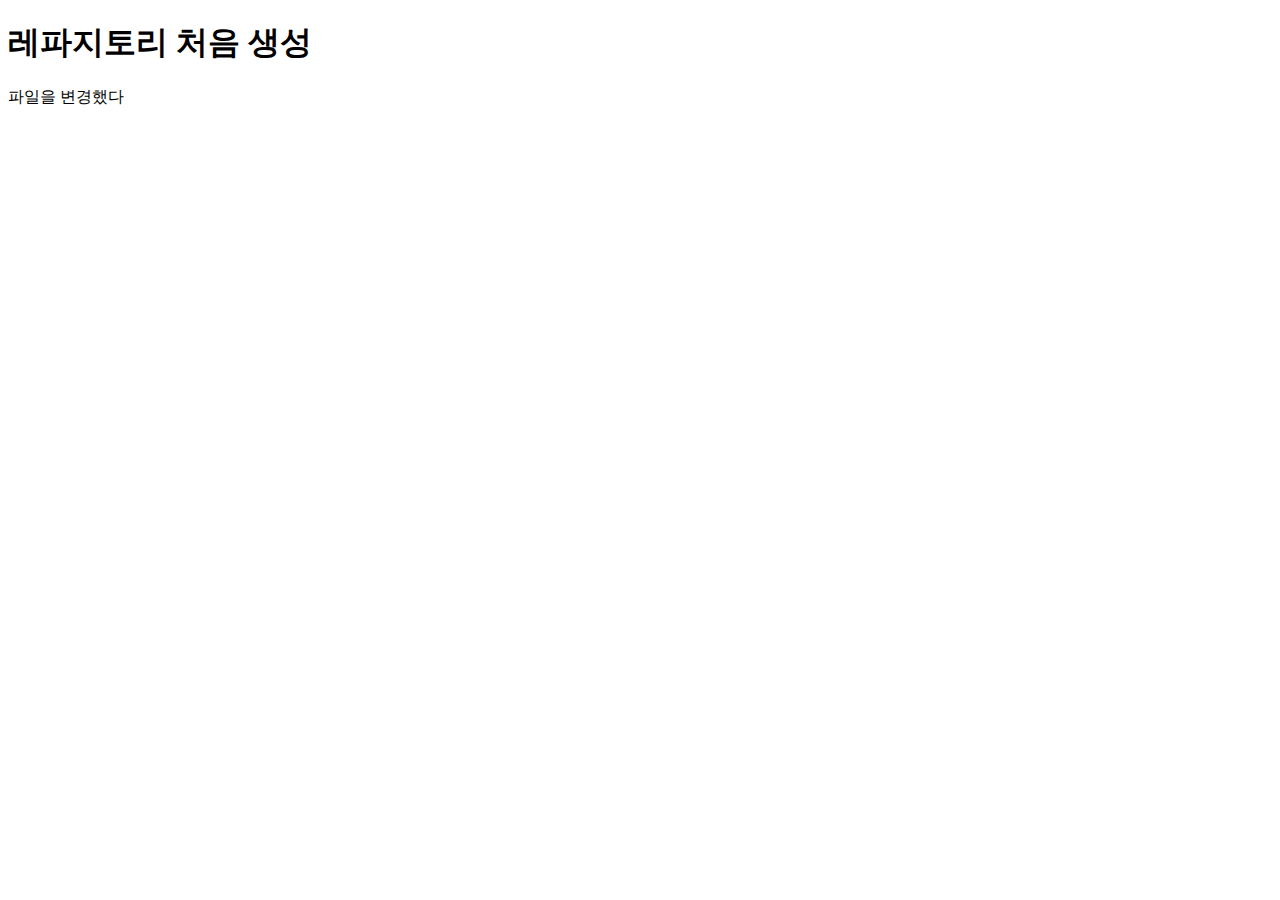
<file: index.html>
<!DOCTYPE html>
<html lang="ko">
<head>
    <meta charset="UTF-8">
    <meta name="viewport" content="width=device-width, initial-scale=1.0">
    <title>깃 연습</title>
</head>
<body>
    <h1>레파지토리 처음 생성</h1>
    <p>파일을 변경했다</p>
</body>
</html>
</file>
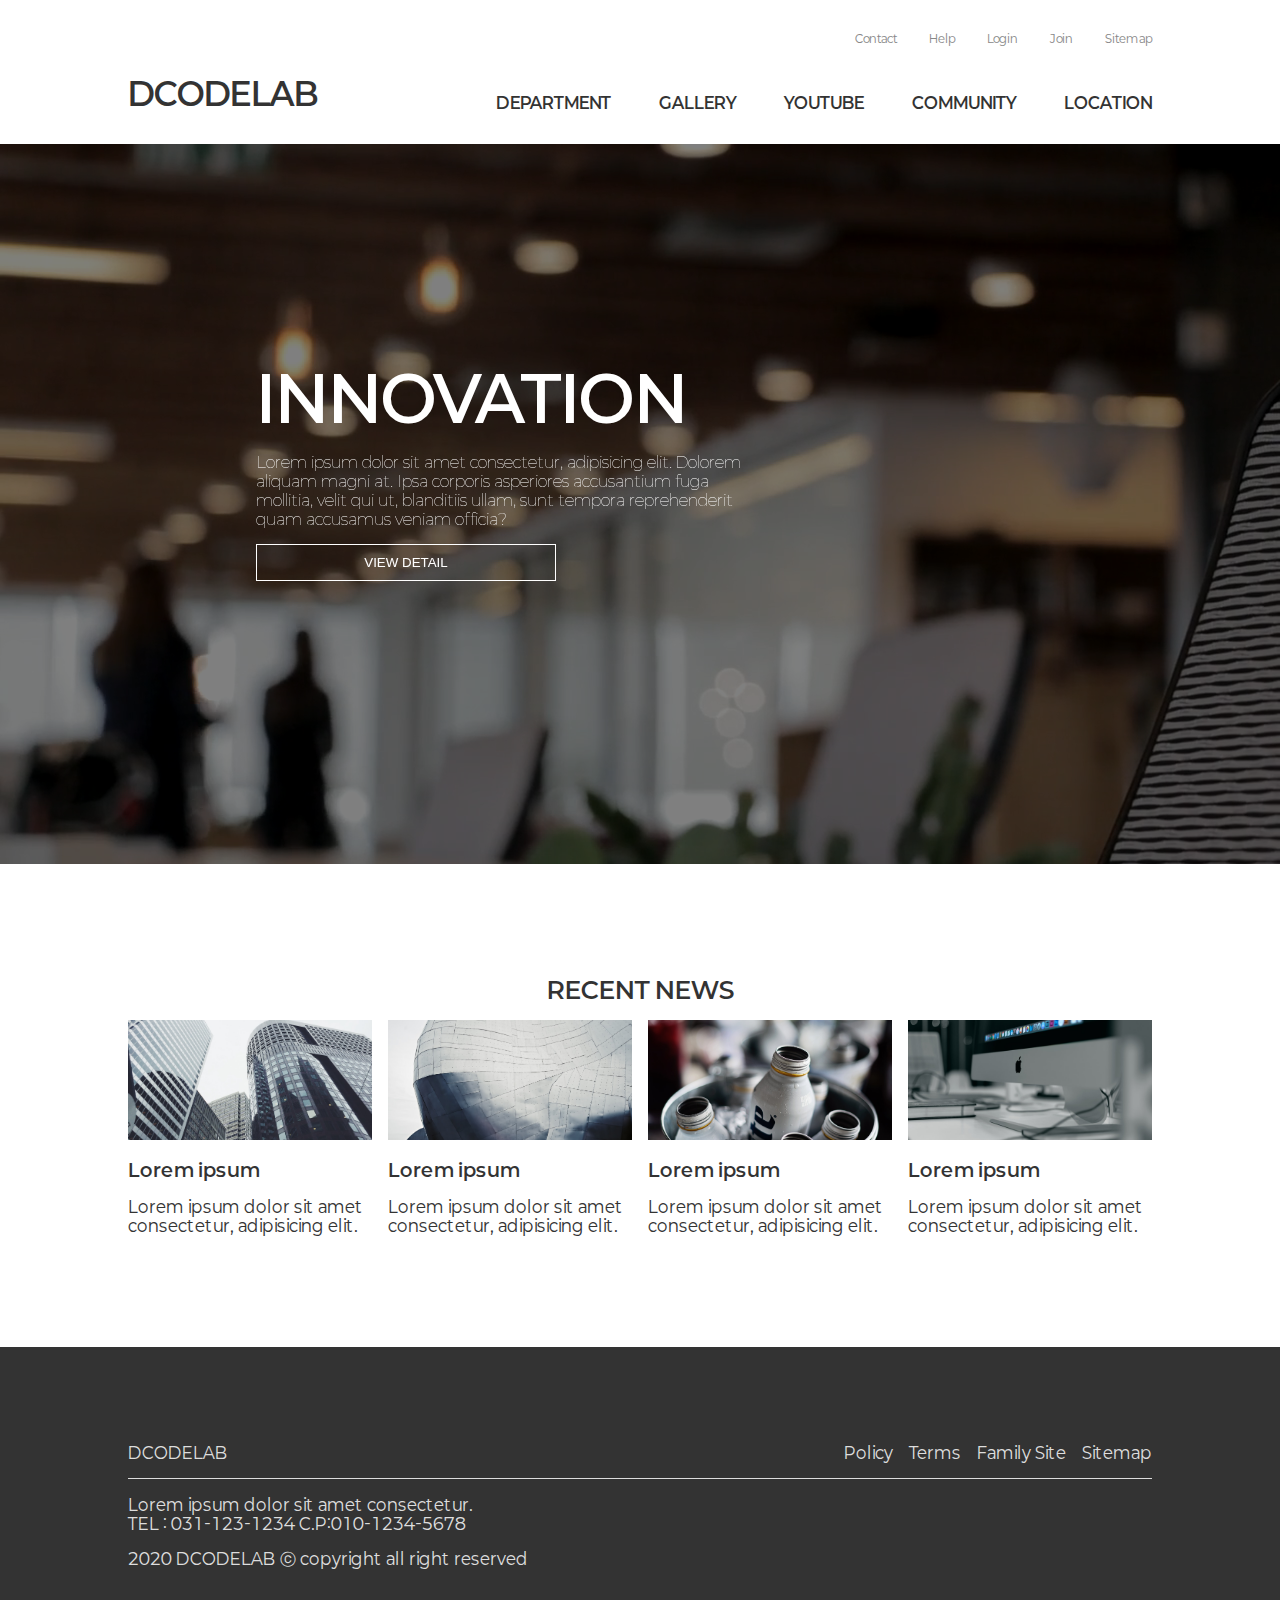
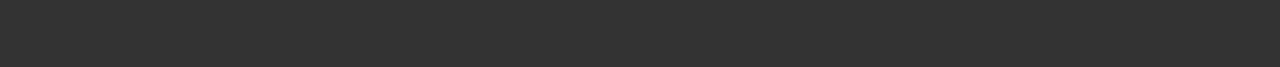
<file: blog_style/index.html>
<!DOCTYPE html>
<html lang="ko">
  <head>
    <meta charset="UTF-8" />
    <meta name="viewport" content="width=device-width, initial-scale=1.0" />
    <link rel="icon" href="./images/favicon.ico" type="image/x-icon" />
	<link rel="stylesheet" href="./css/reset.css">
	<link rel="stylesheet" href="./css/style.css">
	<link rel="stylesheet" href="./css/fonts.css">
    <title>기업형 사이트</title>
  </head>
  <body>
    <header>
      <h1>DCODELAB</h1>
      <nav>
        <ul class="top">
          <li><a href="#">Contact</a></li>
          <li><a href="#">Help</a></li>
          <li><a href="#">Login</a></li>
          <li><a href="#">Join</a></li>
          <li><a href="#">Sitemap</a></li>
        </ul>
        <ul class="main">
          <li><a href="#">DEPARTMENT</a></li>
          <li><a href="#">GALLERY</a></li>
          <li><a href="#">YOUTUBE</a></li>
          <li><a href="#">COMMUNITY</a></li>
          <li><a href="#">LOCATION</a></li>
        </ul>
      </nav>
    </header>
    <section id="banner">
      <video src="./images/visual.mp4" autoplay muted loop></video>
      <div class="title">
        <h2>INNOVATION</h2>
        <p>
          Lorem ipsum dolor sit amet consectetur, adipisicing elit. Dolorem
          aliquam magni at. Ipsa corporis asperiores accusantium fuga mollitia,
          velit qui ut, blanditiis ullam, sunt tempora reprehenderit quam
          accusamus veniam officia?
        </p>
        <button>VIEW DETAIL</button>
      </div>
    </section>
    <section id="news">
      <h2>RECENT NEWS</h2>
      <ul>
        <li>
          <img src="./images/news1.jpg" alt="뉴스1" />
          <h3>Lorem ipsum</h3>
          <p>
            Lorem ipsum dolor sit amet consectetur, adipisicing elit.
          </p>
        </li>
        <li>
          <img src="./images/news2.jpg" alt="뉴스2" />
          <h3>Lorem ipsum</h3>
          <p>
            Lorem ipsum dolor sit amet consectetur, adipisicing elit.
          </p>
        </li>
        <li>
          <img src="./images/news3.jpg" alt="뉴스3" />
          <h3>Lorem ipsum</h3>
          <p>
            Lorem ipsum dolor sit amet consectetur, adipisicing elit.
          </p>
        </li>
        <li>
          <img src="./images/news4.jpg" alt="뉴스4" />
          <h3>Lorem ipsum</h3>
          <p>
            Lorem ipsum dolor sit amet consectetur, adipisicing elit.
          </p>
        </li>
      </ul>
    </section>
    <footer>
		<div class="contents">
			<p class="f-logo">DCODELAB</p>
			<ul class="f-menu">
				<li><a href="">Policy</a></li>
				<li><a href="">Terms</a></li>
				<li><a href="">Family Site</a></li>
				<li><a href="">Sitemap</a></li>
			</ul>
		</div>
		<div class="copyright">
			<p>Lorem ipsum dolor sit amet consectetur.</p>
			<p>TEL : 031-123-1234 C.P:010-1234-5678</p>
			<p>2020 DCODELAB ⓒ copyright all right reserved</p>
		</div>
	</footer>
  </body>
</html>
</file>
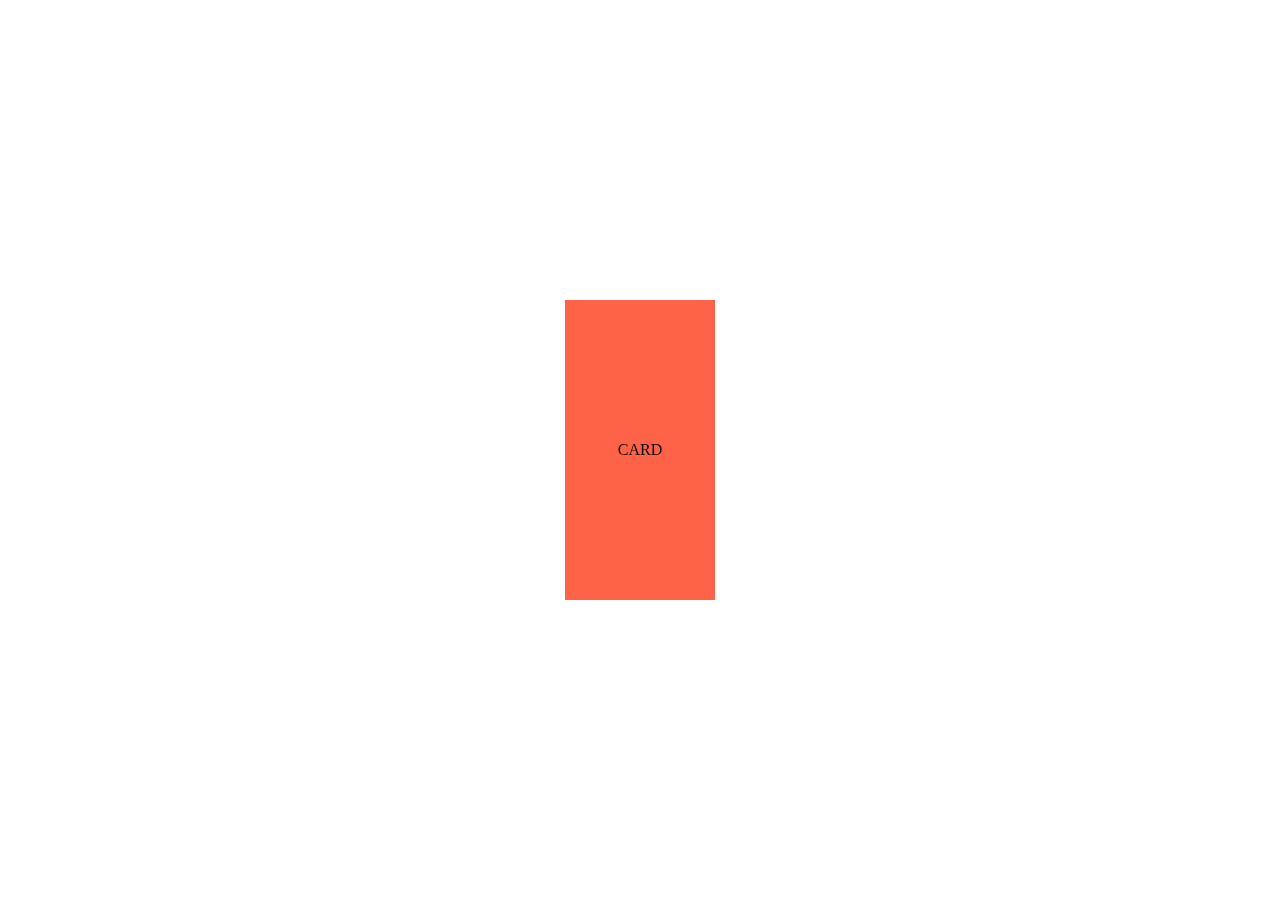
<file: animation/card.html>
<!DOCTYPE html>
<html lang="ko">
<head>
    <meta charset="UTF-8">
    <meta name="viewport" content="width=], initial-scale=1.0">
    <title>card</title>
    <style>
        *{margin: 0; padding: 0;}
        body{
            height: 100vh;
            perspective: 800px;
        }
        .container{
            height: 100vh;
            transform-style: preserve-3d;
        }
        .card{
            width: 150px;
            height: 300px;
            background-color: tomato;
            justify-content: center;
            display: flex;
            align-items: center;
            position: absolute;
            left: 50%;
            top: 50%;
            transform: translate(-50%,-50%);
            transition: all 0.5s;
            backface-visibility: hidden;
            
            /* backface-visibility: visible; 뒤가 비쳐 보임 */
            
        }
        .card:hover{transform: translate(-50%,-50%) rotateY(180deg);}
    </style>
</head>
<body>
    <div class="container">
    <div class="card">CARD</div>
</div>
</body>
</html>
</file>
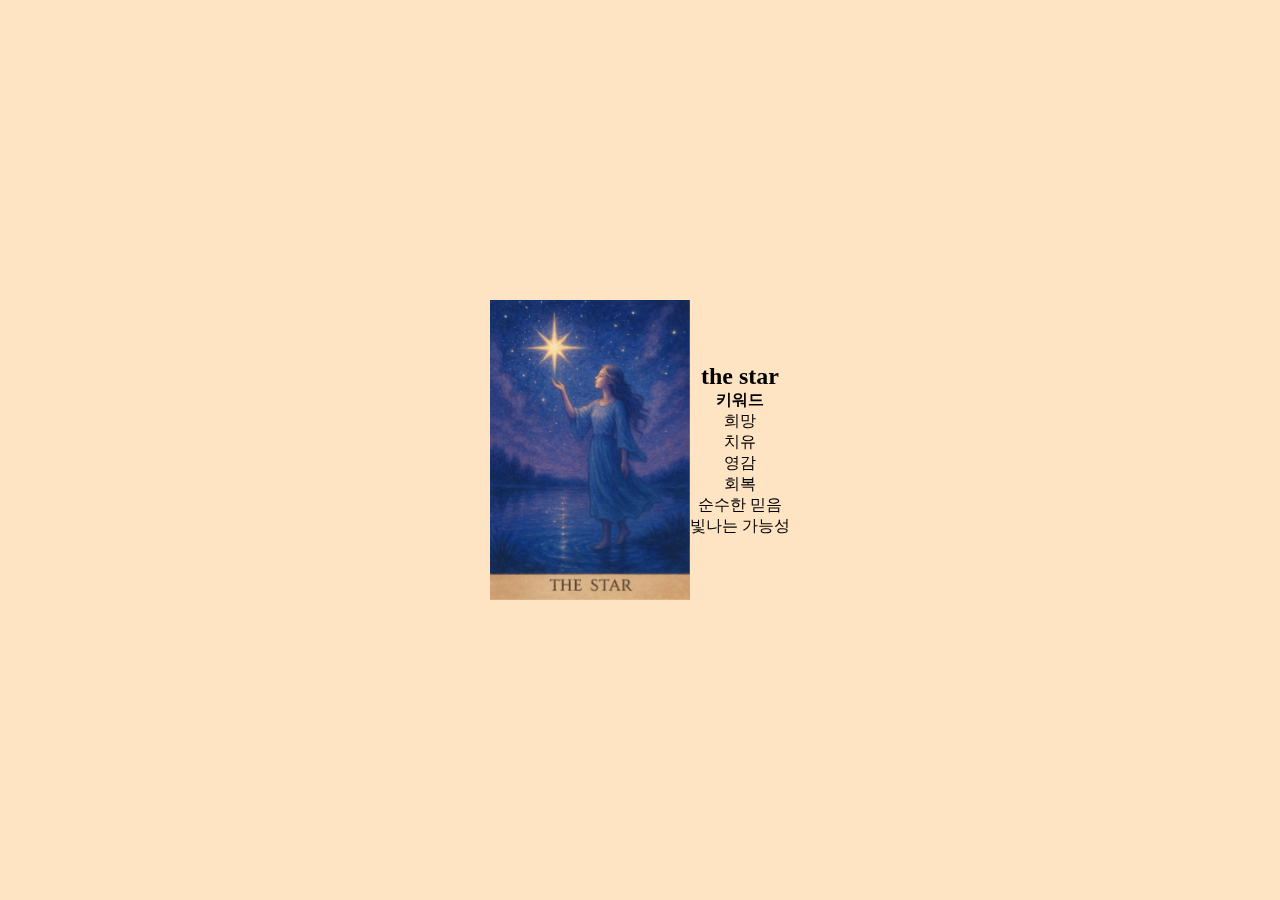
<file: animation/filp_tr.html>
<!DOCTYPE html>
<html lang="ko">
  <head>
    <meta charset="UTF-8" />
    <meta name="viewport" content="width=device-width, initial-scale=1.0" />
    <title>타로카드 뒤집기</title>
    <style>
      * {
        margin: 0;
        padding: 0;
      }
      body {
        background-color: bisque;
        height: 100vh;
      }
      .container {
        height: 100%;
        display: flex;
        justify-content: center;
        align-items: center;
        perspective: 800px; /*이게 뭘까?*/
      }
      .container > .keyword {
        display: flex;
        flex-direction: column;
        justify-content: center;
        align-items: center;
        
      }
      .container > .card {
        width: 200px;
        height: 300px;
        transform-style: preserve-3d;
        position: relative;
        transition: all 1s;
      }
      .card > div {
        width: 100%;
        height: 100%;
        justify-content: center;
        display: flex;
        align-items: center;
        font-size: 1.5rem;
        font-weight: bolder;
        position: absolute;
        top: 0px;
        left: 0px;
        backface-visibility: hidden;
      }
      .container > .card > .front {
        z-index: 1;
      }
      .container > .card > .front > img {
        width: 100%;
        height: 100%;
      }
      .container > .card > .back {
        transform: rotateY(180deg);
      }
      .container > .card > .back > img {
        width: 100%;
        height: 100%;
      }
      .isflip {
        transform: rotateY(180deg);
      }
    </style>
  </head>
  <body>
    <div class="container">
      <div class="card">
        <div class="front">
          <img src="star.jpg" alt="별" />
        </div>
        <div class="back">
          <img src="back2.jpg" alt="뒷면" />
        </div>
      </div>
      <div class="keyword">
        <h2>the star</h2>
        <h4>키워드</h4>
        <p>희망</p>
        <p>치유</p>
        <p>영감</p>
        <p>회복</p>
        <p>순수한 믿음</p>
        <p>빛나는 가능성</p>
      </div>
    </div>

    <script>
      const card = document.querySelector(".card");
      card.addEventListener("click", () => {
        card.classList.toggle("isflip");
      });
    </script>
  </body>
</html>
</file>
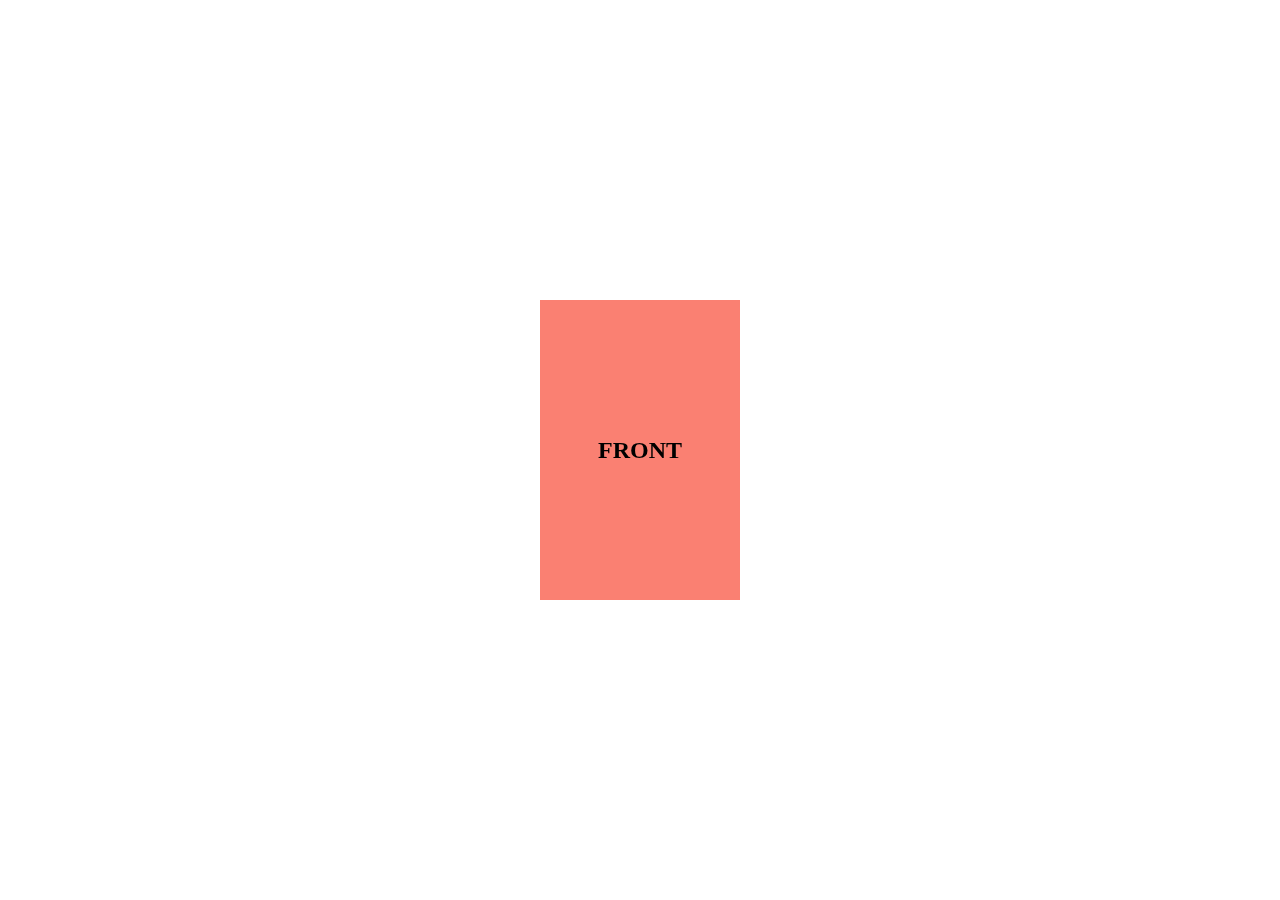
<file: animation/flip.html>
<!DOCTYPE html>
<html lang="ko">
  <head>
    <meta charset="UTF-8" />
    <meta name="viewport" content="width=device-width, initial-scale=1.0" />
    <title>카드뒤집기</title>
    <style>
      * {
        margin: 0;
        padding: 0;
      }
      body {
        height: 100vh;
      }
      .container {
        height: 100%;
        perspective: 800px;
        justify-content: center;
        display: flex;
        align-items: center;
      }
      .card {
        transform-style: preserve-3d;
        width: 200px;
        height: 300px;
        position: relative;
        transition: all 1s;
      }
      .card > div {
        width: 100%;
        height: 100%;
        justify-content: center;
        display: flex;
        align-items: center;
        font-size: 1.5rem;
        font-weight: bolder;
        position: absolute;
        top: 0px;
        left: 0px;
        backface-visibility: hidden;
      }
      .front {
        background-color: salmon;
        z-index: 1;
      }
      .back {
        background-color: yellowgreen;
        transform: rotateY(180deg);
        /* z-index: -1; */
      }
      /* .card:hover {
        transform: rotateY(180deg);
      } */
       .isflip{
        transform: rotateY(180deg);
       }
    </style>
  </head>
  <body>
    <div class="container">
      <div class="card">
        <div class="front">FRONT</div>
        <div class="back">BACK</div>
      </div>
    </div>
    <script>
        const card = document.querySelector('.card');
        card.addEventListener('click', ()=>{
            card.classList.toggle('isflip');
        });
    </script>
  </body>
</html>
</file>
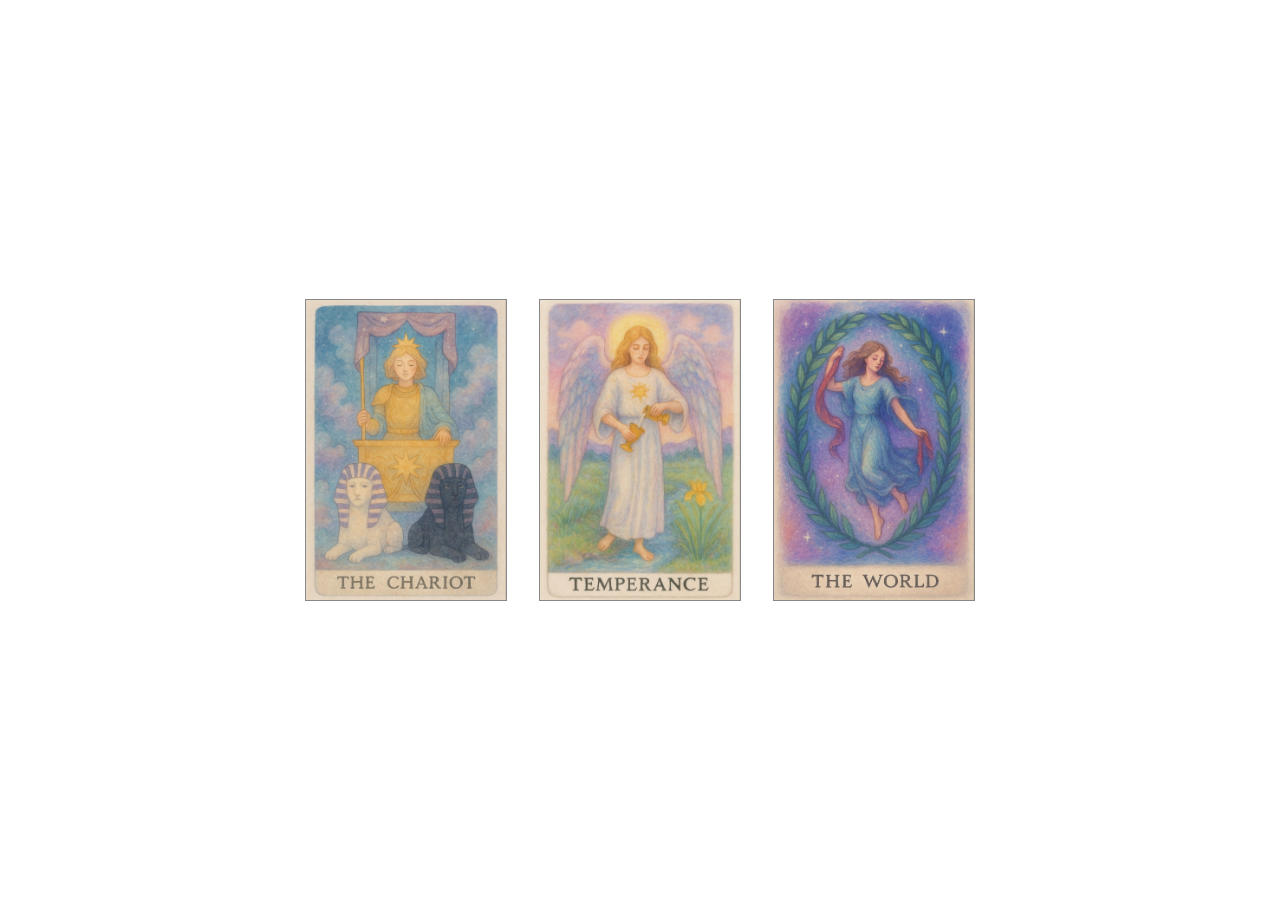
<file: animation/overlay_tarocard.html>
<!DOCTYPE html>
<html lang="ko">
  <head>
    <meta charset="UTF-8" />
    <meta name="viewport" content="width=device-width, initial-scale=1.0" />
    <title>타로카드</title>
    <style>
      * {
        margin: 0;
        padding: 0;
      }
      a {
        text-decoration: none;
        color: inherit;
      }
      body {
        height: 100vh;
        display: flex;
        justify-content: center;
        align-items: center;
      }
      .wrap {
        display: flex;
        gap: 2rem;
      }
      .wrap > div {
        width: 200px;
        height: 300px;
        display: flex;
        justify-content: center;
        align-items: center;
        border: 1px solid #888;
      }
      .wrap > div > .caption {
        height: 100%;
        background-color: rgba(0, 0, 0, 0.5);
        font-size: 0.7rem;
        text-align: center;
        padding: 1rem;
        box-sizing: border-box;
        color: #eee;
        opacity: 0;
        transition: all 1s;
        display: flex;
        flex-direction: column;
        align-items: center;
      }
      .wrap > div > .caption:hover {
        opacity: 1;
      }
      .wrap > div > .caption > * {
        margin: 0.3rem 0px;
      }
      .wrap > div > .caption > a {
        background-color: teal;
        padding: 5px 10px;
        border-radius: 3px;
        transition: all 0.5s;
      }
      .wrap > div > .caption > a:hover {
        background-color: white;
        color: black;
      }
      .wrap > div:nth-child(1) {
        background-size: cover;
        background-image: url(chariot.jpg);
      }
      .wrap > div:nth-child(2) {
        background-size: cover;
        background-image: url(temperance.jpg);
      }
      .wrap > div:nth-child(3) {
        background-size: cover;
        background-image: url(world.jpg);
      }
    </style>
  </head>
  <body>
    <div class="wrap">
      <div>
        <div class="caption">
          <h2>The Chariot - 전차</h2>
          <h4>🎯 핵심 키워드</h4>
          <p>의지력, 전진, 승리, 집중력, 내면의 통제, 목표 달성</p>
          <h4>🎨그림 포인트</h4>
          <p><b>흰색+검은색 스핑크스</b> : 내면의 균형, 이성과 감성의 통제</p>
          <p><b>별 장식 갑옷</b> : 신념을 향한 투지</p>
          <p>
            <b>전차는 멈춰 있지만 인물의 눈빛은 전진 중</b> : 심리적인 에너지
          </p>
          <a href="#">View Details</a>
        </div>
      </div>
      <div>
        <div class="caption">
          <h2>Temperance - 절제</h2>
          <h4>🎯 핵심 키워드</h4>
          <p>조화, 균형 잡힌 흐름, 자연스러운 통합, 인내, 타이밍 조절</p>
          <h4>🎨그림 포인트</h4>
          <p><b>물컵 사이의 흐르는 물</b> : 자연스러운 에너지 순환</p>
          <p><b>한 발은 물, 한 발은 땅</b> : 현실과 감정의 균형</p>
          <p><b>붉은 날개 + 흰 드레스</b> : 열정과 순수함의 조화</p>
          <a href="#">View Details</a>
        </div>
      </div>
      <div>
        <div class="caption">
          <h2>The World - 세계</h2>
          <h4>🎯 핵심 키워드</h4>
          <p>완성, 성취, 조화, 하나의 사이클 마무리, 자기 통합</p>
          <h4>🎨그림 포인트</h4>
          <p><b>환희에 찬 인물</b> : 성취, 통합된 나</p>
          <p><b>사방의 상징 동물들</b> : 완전한 균형과 보호</p>
          <p><b>월계수 고리</b> : 시작과 끝, 순환의 마무리</p>
          <a href="#">View Details</a>
        </div>
      </div>
    </div>
  </body>
</html>
</file>
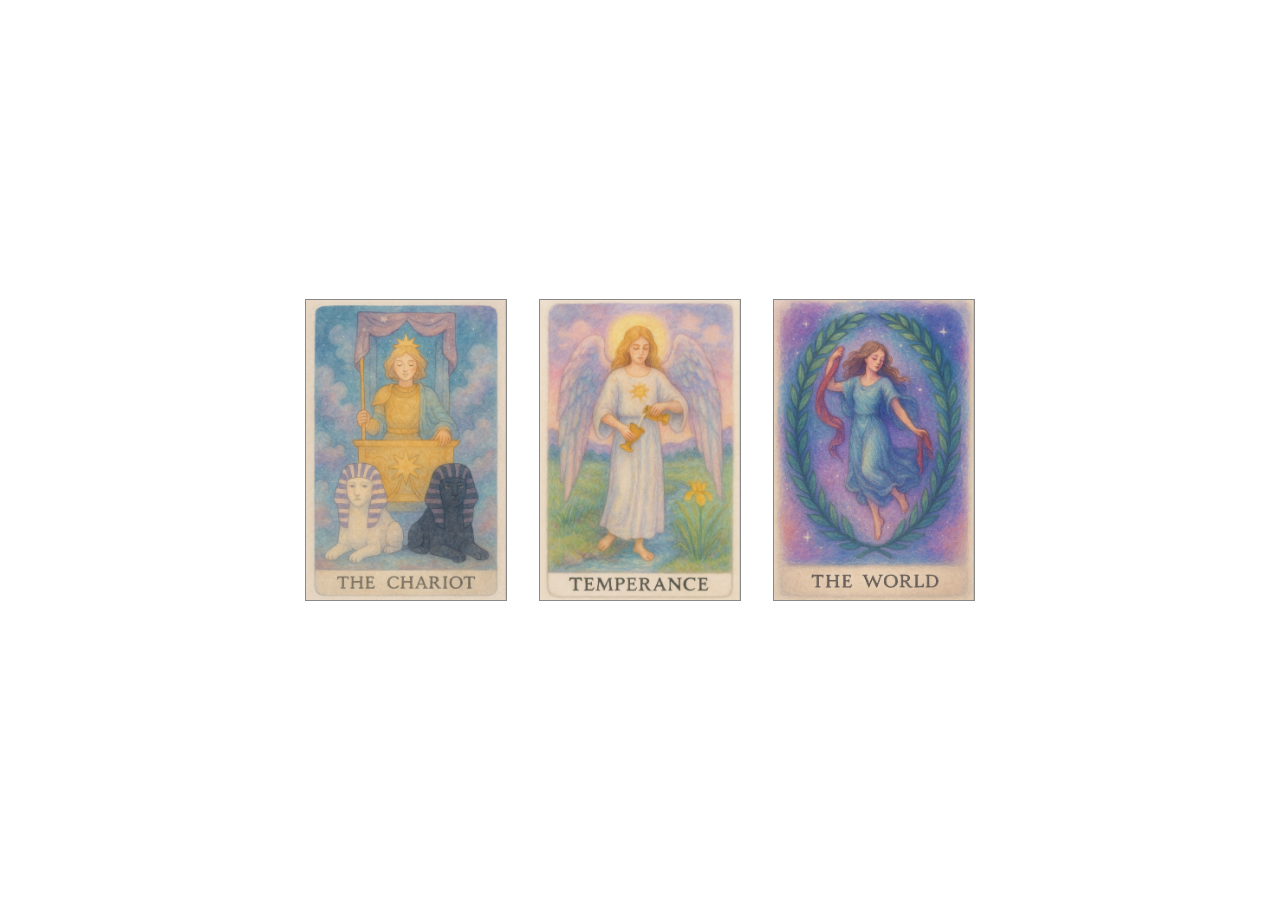
<file: animation/overlay_tarocard_image.html>
<!DOCTYPE html>
<html lang="ko">
  <head>
    <meta charset="UTF-8" />
    <meta name="viewport" content="width=device-width, initial-scale=1.0" />
    <title>타로카드</title>
    <style>
      * {
        margin: 0;
        padding: 0;
      }
      a {
        text-decoration: none;
        color: inherit;
      }
      body {
        height: 100vh;
        display: flex;
        justify-content: center;
        align-items: center;
      }
      .wrap {
        display: flex;
        justify-content: center;
        align-items: center;
        gap: 2rem;
      }
      .wrap > div {
        width: 200px;
        height: 300px;
        border: 1px solid #888;
        position: relative;
        opacity: 1;
      }
      .wrap > div > img {
        width: 200px;
        height: 300px;
      }
      .wrap > div > .caption {
        position: absolute;
        width: 100%;
        height: 100%;
        top: 0;
        left: 0;
        background-color: rgba(0, 0, 0, 0.5);
        padding: 1rem;
        box-sizing: border-box;
        text-align: center;
        color: #eee;
        font-size: 0.7rem;
        opacity: 0;
        transition: all 1s;
        display: flex;
        flex-direction: column;
        justify-content: space-between;
        align-items: center;
      }
      .wrap > div > .caption:hover {
        opacity: 1;
      }
      .wrap > div > .caption > * {
        margin: 0.3rem 0;
      }
      .wrap > div > .caption > a {
        background-color: teal;
        padding: 5px 10px;
        border-radius: 3px;
        transition: all 0.5s;
      }
      .wrap > div > .caption > a:hover {
        background-color: white;
        color: black;
      }
    </style>
  </head>
  <body>
    <div class="wrap">
      <div>
        <img src="chariot.jpg" alt="전차" />
        <div class="caption">
          <h2>The Chariot - 전차</h2>

          <h4>🎯 핵심 키워드</h4>
          <p>의지력, 전진, 승리, 집중력, 내면의 통제, 목표 달성</p>
          <h4>🎨그림 포인트</h4>
          <p><b>흰색+검은색 스핑크스</b> : 내면의 균형, 이성과 감성의 통제</p>
          <p><b>별 장식 갑옷</b> : 신념을 향한 투지</p>
          <p>
            <b>전차는 멈춰 있지만 인물의 눈빛은 전진 중</b> : 심리적인 에너지
          </p>
          <a href="#">View Details</a>
        </div>
      </div>
      <div>
        <img src="temperance.jpg" alt="절제" />
        <div class="caption">
          <h2>Temperance - 절제</h2>

          <h4>🎯 핵심 키워드</h4>
          <p>조화, 균형 잡힌 흐름, 자연스러운 통합, 인내, 타이밍 조절</p>
          <h4>🎨그림 포인트</h4>
          <p><b>물컵 사이의 흐르는 물</b> : 자연스러운 에너지 순환</p>
          <p><b>한 발은 물, 한 발은 땅</b> : 현실과 감정의 균형</p>
          <p><b>붉은 날개 + 흰 드레스</b> : 열정과 순수함의 조화</p>
          <a href="#">View Details</a>
        </div>
      </div>
      <div>
        <img src="world.jpg" alt="세계" />
        <div class="caption">
          <h2>The World - 세계</h2>

          <h4>🎯 핵심 키워드</h4>
          <p>완성, 성취, 조화, 하나의 사이클 마무리, 자기 통합</p>
          <h4>🎨그림 포인트</h4>
          <p><b>환희에 찬 인물</b> : 성취, 통합된 나</p>
          <p><b>사방의 상징 동물들</b> : 완전한 균형과 보호</p>
          <p><b>월계수 고리</b> : 시작과 끝, 순환의 마무리</p>
          <a href="#">View Details</a>
        </div>
      </div>
    </div>
  </body>
</html>
</file>
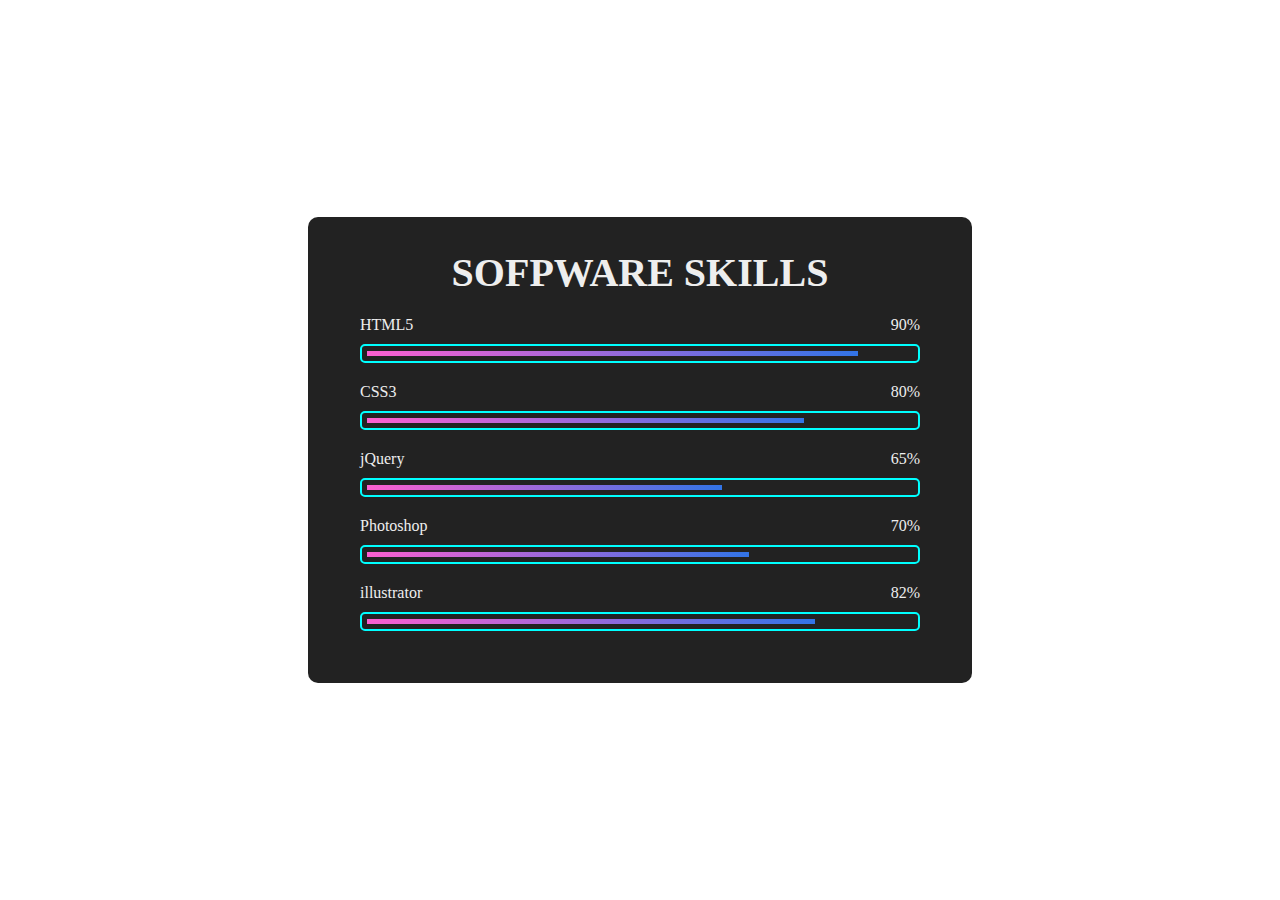
<file: animation/progres.html>
<!DOCTYPE html>
<html lang="ko">
  <head>
    <meta charset="UTF-8" />
    <meta name="viewport" content="width=, initial-scale=1.0" />
    <title>Document</title>
    <style>
      * {
        margin: 0;
        padding: 0;
      }
      body {
        height: 100vh;
        display: flex;
        justify-content: center;
        align-items: center;
      }
      .wrap {
        width: 600px;
        border-radius: 10px;
        background-color: #222;
        color: #eee;
        padding: 2rem;
      }
      .wrap > .item{
        margin: 20px;
      }
      .wrap > h1 {
        text-align: center;
        font-size: 2.5rem;
      }
      .wrap > .item > .txt {
        display: flex;
        justify-content: space-between;
        align-items: center;
        margin: 10px 0px;
      }
      .wrap > .item > .bar {
        border: 2px solid aqua;
        padding: 5px;
        border-radius: 5px;
      }
      .wrap > .item > .bar > .fill {
        height: 5px;
        background-image: linear-gradient(to right, #fc5fd0 0%, #3274e6 100%);
        /* transform: scaleX(0); */
        transition: all 0.5s;
        /* transform-origin: left center; */
        animation: ani 1s;
      }
      /* .wrap > .item:hover > .bar > .fill {
        transform: scaleX(1);
      } */
      @keyframes ani {
        0%{
            width: 0;
        }
      }

    </style>
  </head>
  <body>
    <div class="wrap">
      <h1>SOFPWARE SKILLS</h1>

      <div class="item">
        <div class="txt">
          <p>HTML5</p>
          <p>90%</p>
        </div>
        <div class="bar">
          <div class="fill" style="width: 90%"></div>
        </div>
      </div>
      <div class="item">
        <div class="txt">
          <p>CSS3</p>
          <p>80%</p>
        </div>
        <div class="bar">
          <div class="fill" style="width: 80%"></div>
        </div>
      </div>
      <div class="item">
        <div class="txt">
          <p>jQuery</p>
          <p>65%</p>
        </div>
        <div class="bar">
          <div class="fill" style="width: 65%"></div>
        </div>
      </div>
      <div class="item">
        <div class="txt">
          <p>Photoshop</p>
          <p>70%</p>
        </div>
        <div class="bar">
          <div class="fill" style="width: 70%"></div>
        </div>
      </div>
      <div class="item">
        <div class="txt">
          <p>illustrator</p>
          <p>82%</p>
        </div>
        <div class="bar">
          <div class="fill" style="width: 82%"></div>
        </div>
      </div>
    </div>
  </body>
</html>
</file>
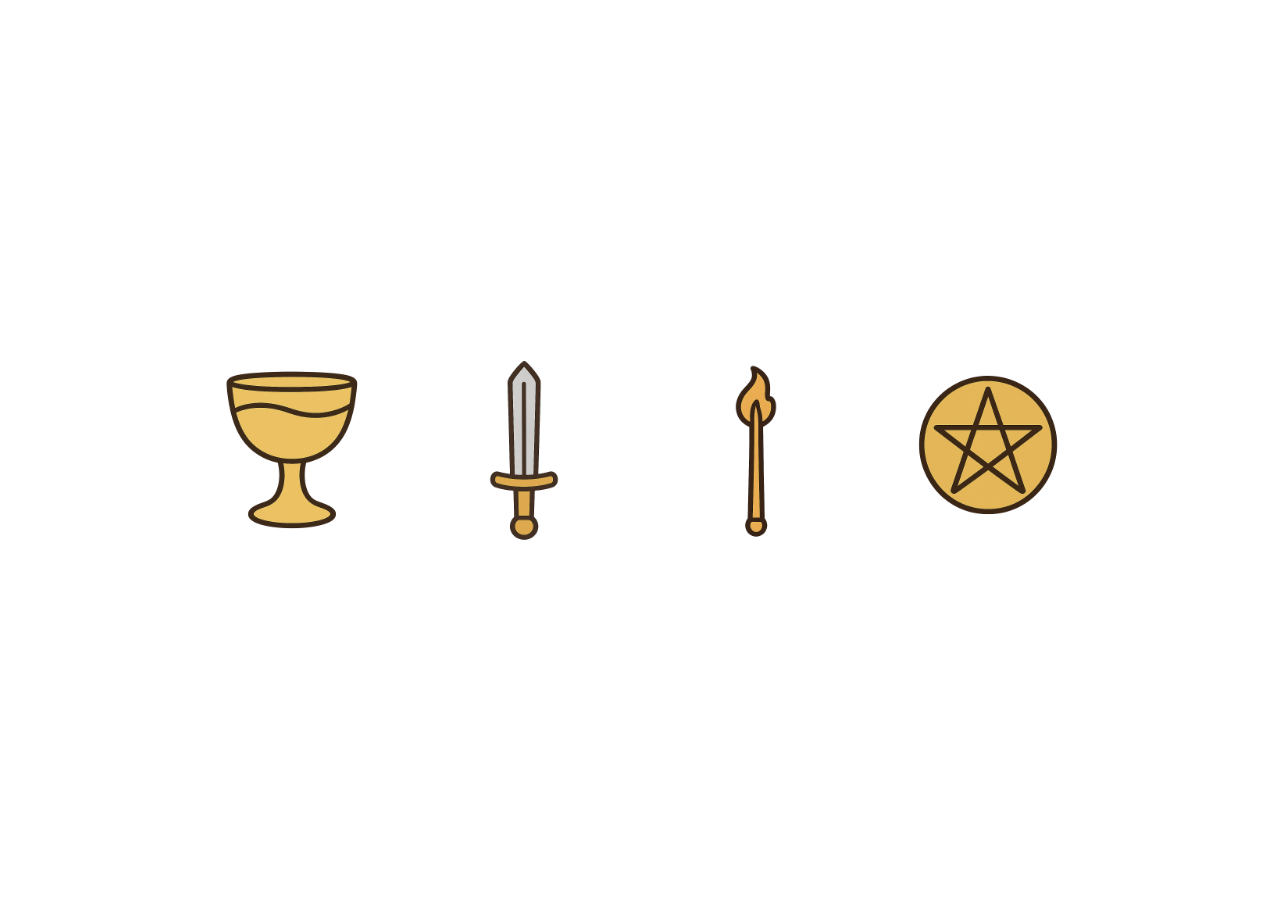
<file: animation/tarocard_open.html>
<!DOCTYPE html>
<html lang="ko">
  <head>
    <meta charset="UTF-8" />
    <meta name="viewport" content="width=device-width, initial-scale=1.0" />
    <title>마이너 아르카나</title>
    <style>
      * {
        margin: 0;
        padding: 0;
      }
      body {
        height: 100vh;
        display: flex;
        justify-content: center;
        align-items: center;
      }
      .wrap {
        display: flex;
        gap: 2rem;
      }
      .wrap > .items {
        width: 200px;
        height: 200px;
        position: relative;
      }
      .wrap > .items > img:hover + .caption {
        opacity: 1;
      }
      .wrap > .items > img {
        width: 100%;
        object-fit: cover;
      }
      .wrap > .items > .caption {
        position: absolute;
        top: -250px;
        left: 50%;
        transform: translateX(-50%);
        width: 130%;
        background-color: #222;
        color: #eee;
        text-align: center;
        border-radius: 5px;
        padding: 1rem;
        opacity: 0;
        transition: all 1s;
      }
      .wrap > .items > .caption::after {
        content: " ";
        position: absolute;
        background-color: #222;
        width: 10px;
        height: 10px;
        bottom: -5px;
        transform: rotate(45deg);
      }
    </style>
  </head>
  <body>
    <div class="wrap">
      <div class="items">
        <img src="cups.png" alt="컵" />
        <div class="caption">
          <h2>Cups</h2>
          <p>상징: 감정, 사랑, 관계, 공감</p>
          <p>요소: 물</p>
          <p>영역: 감성, 연애, 인간관계, 예술성</p>
          <p>
            느낌: 마음이 움직이는 것들. ‘좋아해’, ‘속상해’, ‘기쁘다’, ‘눈물나’
            같은 감정 표현
          </p>
        </div>
      </div>
      <div class="items">
        <img src="swords.png" alt="소드" />
        <div class="caption">
          <h2>Swords</h2>
          <p>상징: 생각, 이성, 갈등, 결단력</p>
          <p>요소: 공기</p>
          <p>영역: 사고, 커뮤니케이션, 진실, 판단</p>
          <p>
            느낌: 머리로 생각하는 것들. 말싸움, 스트레스, 고민, 진실을 꿰뚫는
            지성도 포함
          </p>
        </div>
      </div>
      <div class="items">
        <img src="wands.png" alt="완드" />
        <div class="caption">
          <h2>Wands</h2>
          <p>상징: 열정, 창의력, 행동, 의지</p>
          <p>요소: 불</p>
          <p>영역: 직업, 프로젝트, 아이디어, 도전</p>
          <p>
            느낌: "이거 해보고 싶어!" 같은 불타는 에너지, 일이나 목표를 향한
            의지, 창작 열정
          </p>
        </div>
      </div>
      <div class="items">
        <img src="pentacles.png" alt="펜타클" />
        <div class="caption">
          <h2>Pentacles</h2>
          <p>상징: 물질, 현실, 돈, 건강</p>
          <p>요소: 흙</p>
          <p>영역: 재정, 일, 몸, 안정</p>
          <p>현실적으로 눈에 보이는 결과들! 돈, 건강, 직장, 삶의 기반을 상징</p>
        </div>
      </div>
    </div>
  </body>
</html>
</file>
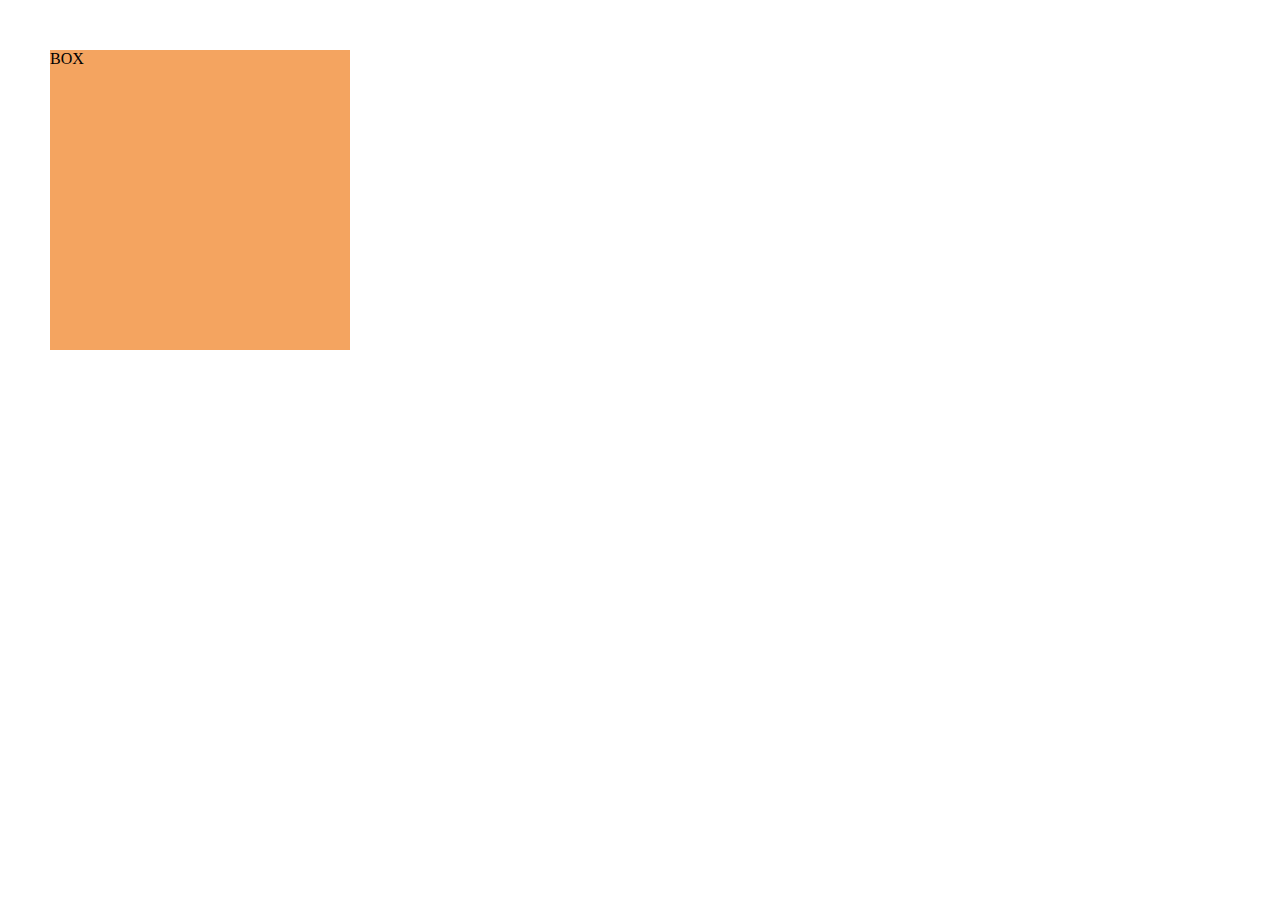
<file: animation/transition.html>
<!DOCTYPE html>
<html lang="ko">
  <head>
    <meta charset="UTF-8" />
    <meta name="viewport" content="width=device-width, initial-scale=1.0" />
    <title>트랜지션</title>
    <style>
      * {
        margin: 0;
        padding: 0;
      }
      .box {
        margin: 50px;
        width: 300px;
        height: 300px;
        background-color: sandybrown;
        /* transition-property: all;
        transition-duration: 0.5s; */
        transition: all 0.5s;
        transition-delay: 0.5s;
        /* transition-timing-function: linearcubic-bezier(.17,.67,.83,.67); 왔다갔다 하는 애니메이션 줄 때! https://cubic-bezier.com 참고*/
      }
      .box:hover {
        border: 5px solid red;
        background-color: salmon;
      }
    </style>
  </head>
  <body>
    <div class="box">BOX</div>
  </body>
</html>
</file>
<file: blog_style/css/style.css>
body {
  font-family: "Paperlogy", sans-serif;
  color: #333;
}

header {
  width: 80%;
  margin: 2rem auto;
  display: -webkit-box;
  display: -ms-flexbox;
  display: flex;
  -webkit-box-pack: justify;
      -ms-flex-pack: justify;
          justify-content: space-between;
  -webkit-box-align: end;
      -ms-flex-align: end;
          align-items: flex-end;
}
header nav ul {
  display: -webkit-box;
  display: -ms-flexbox;
  display: flex;
  -webkit-box-pack: end;
      -ms-flex-pack: end;
          justify-content: flex-end;
  gap: 2rem;
}
header nav ul.top {
  color: #888;
  font-size: 0.7rem;
}
header nav ul.main {
  font-weight: 600;
  gap: 3rem;
  margin-top: 3rem;
}

section#banner {
  height: 80vh;
  position: relative;
  overflow: hidden;
}
section#banner::after {
  content: "";
  position: absolute;
  top: 0;
  left: 0;
  width: 100%;
  height: 100%;
  background-color: rgba(0, 0, 0, 0.5);
}
section#banner video {
  height: 100%;
  width: 100%;
  -o-object-fit: cover;
     object-fit: cover;
}
section#banner div.title {
  z-index: 10;
  position: absolute;
  top: 30%;
  left: 20%;
  color: #fff;
  width: 500px;
}
section#banner div.title h2 {
  font-size: 4rem;
}
section#banner div.title p {
  font-weight: 100;
  margin: 1rem 0;
}
section#banner div.title button {
  background-color: transparent;
  border: 1px solid #fff;
  color: #fff;
  width: 60%;
  padding: 10px 0;
}

section#news {
  margin: 7rem 0;
}
section#news h2 {
  text-align: center;
  margin: 1% auto;
}
section#news ul {
  display: -webkit-box;
  display: -ms-flexbox;
  display: flex;
  width: 80%;
  height: 100%;
  margin: 1rem auto;
  gap: 1rem;
}
section#news ul li {
  -ms-flex-pack: distribute;
      justify-content: space-around;
  -webkit-box-align: center;
      -ms-flex-align: center;
          align-items: center;
}
section#news ul li img {
  width: 100%;
  height: 120px;
  -o-object-fit: cover;
     object-fit: cover;
}
section#news ul li h3 {
  margin: 1rem 0;
}

footer {
  background-color: #333;
  color: #ddd;
  padding: 5rem 0;
}
footer div {
  width: 80%;
  margin: 0 auto;
}
footer div.contents {
  display: -webkit-box;
  display: -ms-flexbox;
  display: flex;
  -webkit-box-pack: justify;
      -ms-flex-pack: justify;
          justify-content: space-between;
  border-bottom: 1px solid #ddd;
  padding: 1rem 0;
}
footer div.contents ul {
  display: -webkit-box;
  display: -ms-flexbox;
  display: flex;
  gap: 1rem;
}
footer div.copyright p {
  margin: 1rem 0;
}
footer div.copyright p:nth-child(1) {
  margin-bottom: 0;
}
footer div.copyright p:nth-child(2) {
  margin-top: 0;
}/*# sourceMappingURL=style.css.map */
</file>
<file: blog_style/css/fonts.css>
@font-face {
	font-family: 'Paperlogy';
	src: url('../font/Paperlogy-1Thin.ttf') format('truetype');
	font-weight: 100;
	font-style: normal;
}
@font-face {
	font-family: 'Paperlogy';
	src: url('../font/Paperlogy-4Regular.ttf') format('truetype');
	font-weight: 400;
	font-style: normal;
}
@font-face {
	font-family: 'Paperlogy';
	src: url('../font/Paperlogy-6SemiBold.ttf') format('truetype');
	font-weight: 600;
	font-style: normal;
}
</file>
